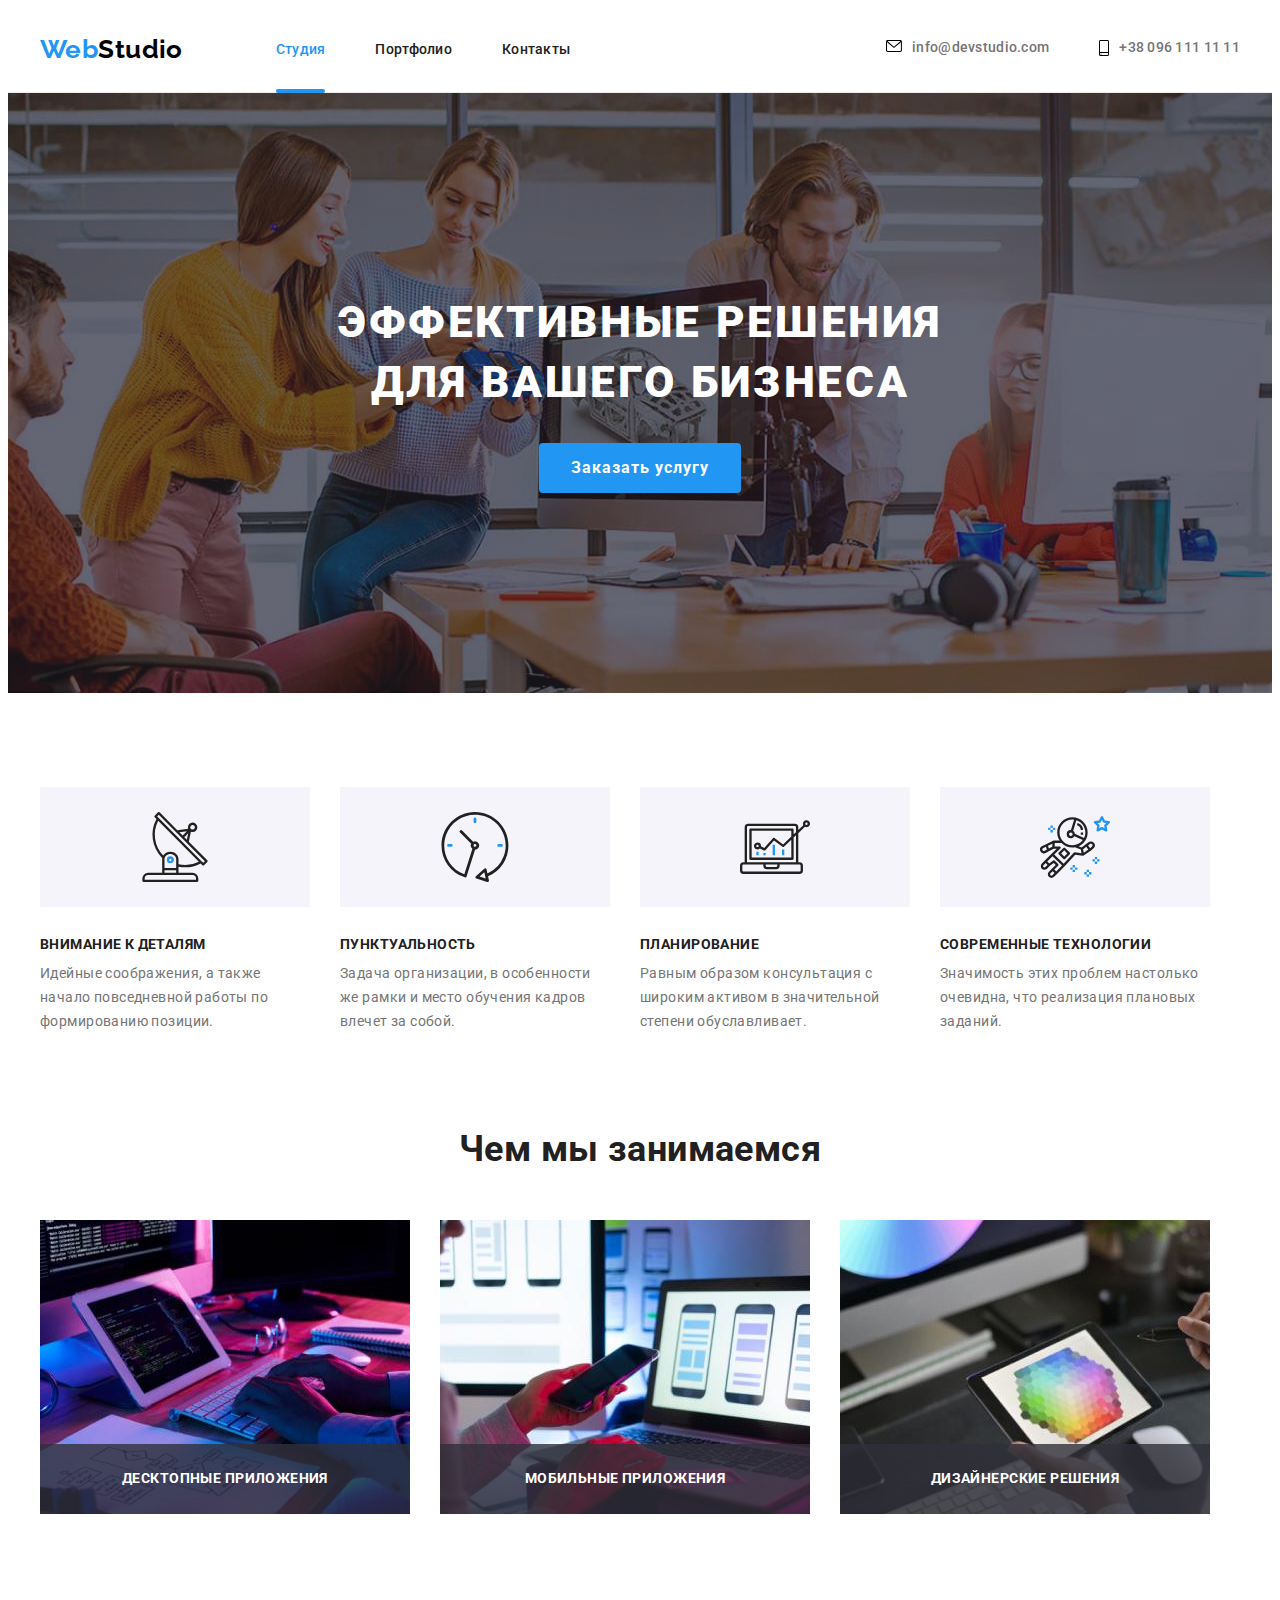
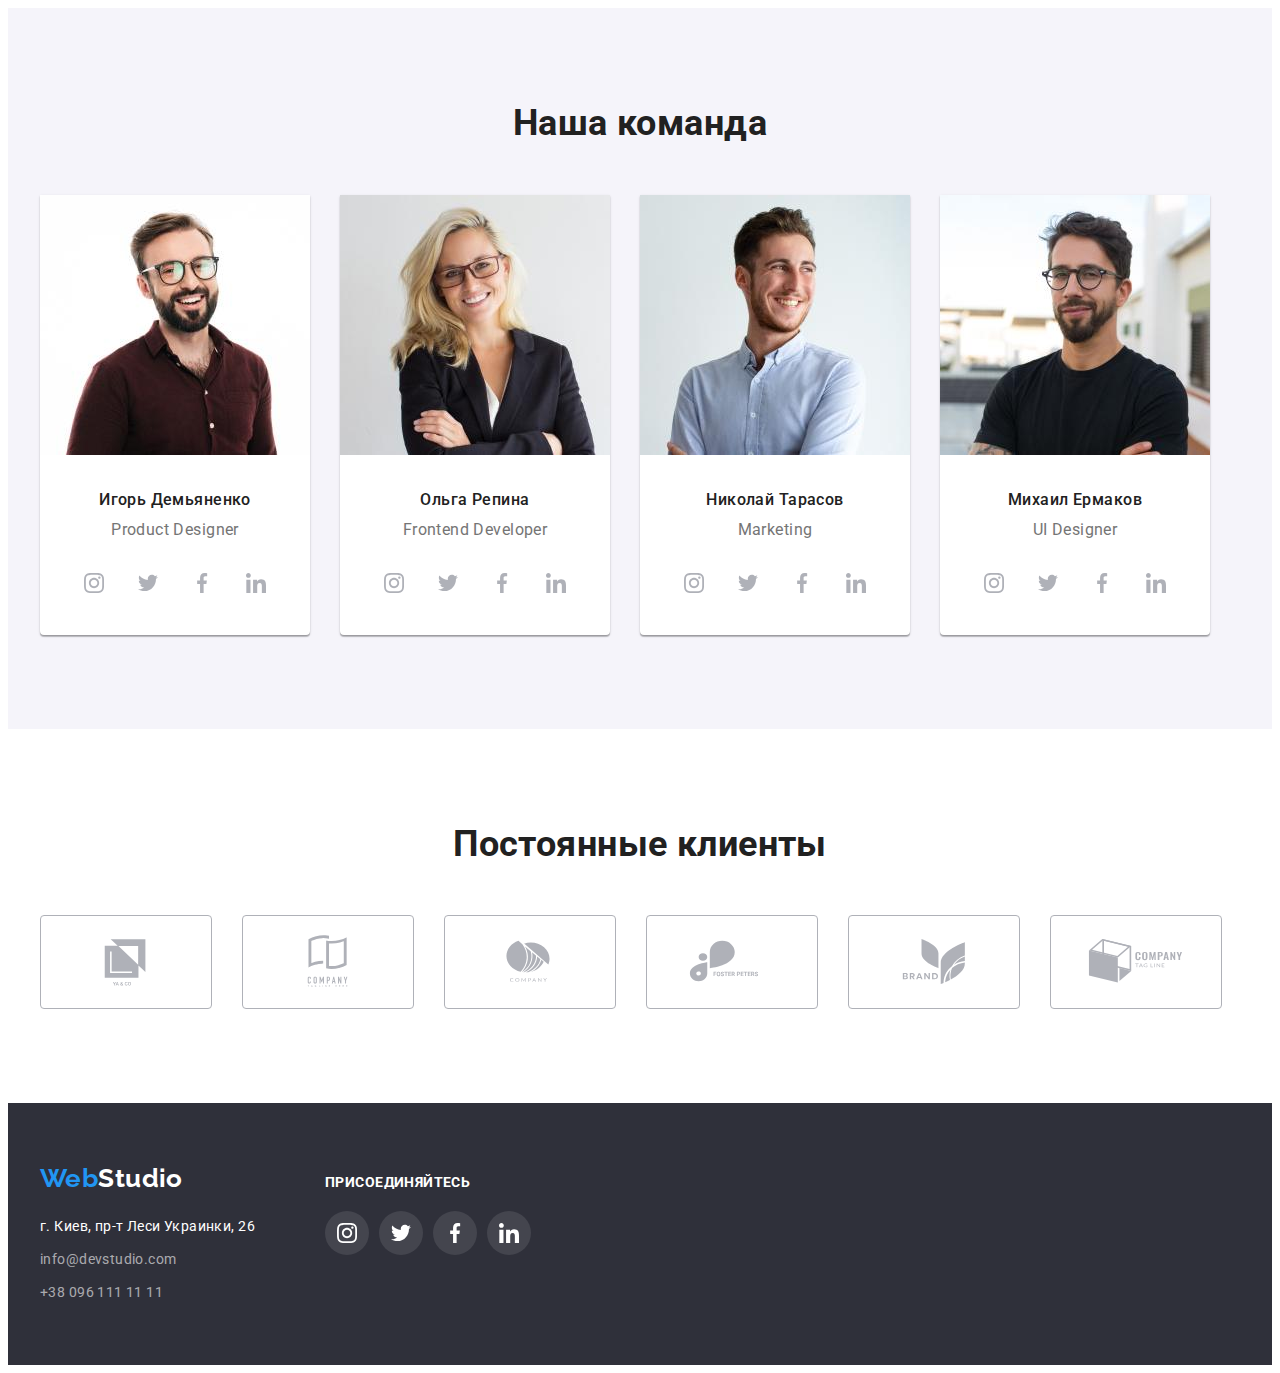
<file: index.html>
<!DOCTYPE html>
<html lang="ru">
<head>
    <meta charset="UTF-8">
    <meta http-equiv="X-UA-Compatible" content="IE=edge">
    <meta name="viewport" content="width=<device-width>, initial-scale=1.0">
    <title>WebStudio</title>
    <link rel="preconnect" href="https://fonts.googleapis.com">
    <link rel="preconnect" href="https://fonts.gstatic.com" crossorigin>
    <link href="https://fonts.googleapis.com/css2?family=Raleway:wght@700&family=Roboto:wght@400;500;700;900&display=swap"
        rel="stylesheet">
    <link rel="stylesheet" href="https://cdnjs.cloudflare.com/ajax/libs/modern-normalize/1.1.0/modern-normalize.min.css"
        integrity="sha512-wpPYUAdjBVSE4KJnH1VR1HeZfpl1ub8YT/NKx4PuQ5NmX2tKuGu6U/JRp5y+Y8XG2tV+wKQpNHVUX03MfMFn9Q=="
        crossorigin="anonymous" referrerpolicy="no-referrer" />
    <link rel="stylesheet" href="./css/styles.css">
</head>
<body>
    <header>
        <div class="container header-container">
            <nav class="navigation">
                <a href="./index.html" class="logo"><p lang="en"><span class="logo-text-blu">Web</span>Studio</p></a>
                <ul class="list-nav list">
                    <li class="nav-item"><a href="./index.html" class="link-nav link primary-link">Студия</a></li>
                    <li class="nav-item"><a href="./portfolio.html" class="link-nav link">Портфолио</a></li>
                    <li class="nav-item"><a href=""  class="link-nav link">Контакты</a></li>
                </ul>
            </nav>
            <ul class="list-nav list header-contacts">
                <li>
                    <a href="mailto:info@devstudio.com" class="contact link mail">
                        <svg class="mail-icon" width="16" height="12">
                            <use href="./images/symbol-defs.svg#icon-mail"></use>
                        </svg>
                        info@devstudio.com
                    </a>
                </li>
                <li>
                    <a href="tel:+380961111111" class="contact link tel">
                        <svg class="tel-icon" width="10" height="16">
                            <use href="./images/symbol-defs.svg#icon-telephone"></use>
                        </svg>
                        +38 096 111 11 11
                    </a>
                </li>
            </ul>
        </div>
    </header>
    <main>
        <section class="hero">
            <div class="hero-container">
            <h1 class="hero-title">Эффективные решения для вашего бизнеса</h1>
            <button type="button" class="hero-button" data-modal-open>Заказать услугу</button>
            </div>
        </section>
        <section class="advantage-section">
            <div class="container">
            <h2 hidden>Преимущества</h2>
            <ul class="list advantage">
                <li class="advantage-list">
                    <h3 class="advantage-title">Внимание к деталям</h3>
                    <p>Идейные соображения, а также начало повседневной работы по формированию позиции.</p>
                </li>
                <li class="advantage-list">
                    <h3 class="advantage-title">Пунктуальность</h3>
                    <p>Задача организации, в особенности же рамки и место обучения кадров влечет за собой.</p>
                </li>
                <li class="advantage-list">
                    <h3 class="advantage-title">Планирование</h3>
                    <p>Равным образом консультация с широким активом в значительной степени обуславливает.</p>
                </li>
                <li class="advantage-list">
                    <h3 class="advantage-title">Современные технологии</h3>
                    <p>Значимость этих проблем настолько очевидна, что реализация плановых заданий.</p>
                </li>
            </ul>
            </div>
        </section>
        <section class="services-section">
            <div class="container">
            <h2 class="section-title">Чем мы занимаемся</h2>
            <ul class="list services-list">
                <li class="services-item">
                    <h3 class="service-title">Десктопные приложения</h3>
                    <img src="./images/img-1.jpg" alt="Разработчик пишет код" width="370" height="294">
                </li>
                <li class="services-item">
                    <h3 class="service-title">Мобильные приложения</h3>
                    <img src="./images/img-2.jpg" alt="Разработчик на ноутбуке прототипирует мобильное приложение" width="370" height="294">
                </li>
                <li class="services-item">
                    <h3 class="service-title">Дизайнерские решения</h3>
                    <img src="./images/img-3.jpg" alt="Дизайнер на планшете подбирает цвет" width="370" height="294">
                </li>
            </ul>
            </div>
        </section>
        <section class="team-section">
            <div class="container">
            <h2 class="section-title">Наша команда</h2>
            <ul class="list team-list">
                <li class="team-items">
                    <img src="./images/team-img-1.jpg" alt="Разработчик 1" width="270" height="260">
                    <div class="team-text">
                        <h3 class="team-title">Игорь Демьяненко</h3>
                        <p lang="en" class="team-paragraf">Product Designer</p>
                        <ul class="team-socials-list list">
                            <li class="team-social-item">
                                <a href="" class="team-social-link link">
                                    <svg class="team-icon" width="20" height="20">
                                    <use href="./images/symbol-defs.svg#icon-instagram"></use>
                                    </svg>
                                </a>
                            </li>
                            <li class="team-social-item">
                                <a href="" class="team-social-link link">
                                    <svg class="team-icon" width="20" height="20">
                                        <use href="./images/symbol-defs.svg#icon-twitter"></use>
                                    </svg>
                                </a>
                            </li>
                            <li class="team-social-item">
                                <a href="" class="team-social-link link">
                                    <svg class="team-icon" width="20" height="20">
                                        <use href="./images/symbol-defs.svg#icon-facebook"></use>
                                    </svg>
                                </a>
                            </li>
                            <li class="team-social-item">
                                <a href="" class="team-social-link link">
                                    <svg class="team-icon" width="20" height="20">
                                        <use href="./images/symbol-defs.svg#icon-linkedin"></use>
                                    </svg>
                                </a>
                            </li>
                        </ul>
                    </div>
                </li>
                <li class="team-items">
                    <img src="./images/team-img-2.jpg" alt="Разработчик 2" width="270" height="260">
                    <div class="team-text">
                    <h3 class="team-title">Ольга Репина</h3>
                    <p lang="en" class="team-paragraf">Frontend Developer</p>
                    <ul class="team-socials-list list">
                        <li class="team-social-item">
                            <a href="" class="team-social-link link">
                                <svg class="team-icon" width="20" height="20">
                                    <use href="./images/symbol-defs.svg#icon-instagram"></use>
                                </svg>
                            </a>
                        </li>
                        <li class="team-social-item">
                            <a href="" class="team-social-link link">
                                <svg class="team-icon" width="20" height="20">
                                    <use href="./images/symbol-defs.svg#icon-twitter"></use>
                                </svg>
                            </a>
                        </li>
                        <li class="team-social-item">
                            <a href="" class="team-social-link link">
                                <svg class="team-icon" width="20" height="20">
                                    <use href="./images/symbol-defs.svg#icon-facebook"></use>
                                </svg>
                            </a>
                        </li>
                        <li class="team-social-item">
                            <a href="" class="team-social-link link">
                                <svg class="team-icon" width="20" height="20">
                                    <use href="./images/symbol-defs.svg#icon-linkedin"></use>
                                </svg>
                            </a>
                        </li>
                    </ul>
                    </div>
                </li>
                <li class="team-items">
                    <img src="./images/team-img-3.jpg" alt="Разработчик 3" width="270" height="260">
                    <div class="team-text">
                    <h3 class="team-title">Николай Тарасов</h3>
                    <p lang="en" class="team-paragraf">Marketing</p>
                    <ul class="team-socials-list list">
                        <li class="team-social-item">
                            <a href="" class="team-social-link link">
                                <svg class="team-icon" width="20" height="20">
                                    <use href="./images/symbol-defs.svg#icon-instagram"></use>
                                </svg>
                            </a>
                        </li>
                        <li class="team-social-item">
                            <a href="" class="team-social-link link">
                                <svg class="team-icon" width="20" height="20">
                                    <use href="./images/symbol-defs.svg#icon-twitter"></use>
                                </svg>
                            </a>
                        </li>
                        <li class="team-social-item">
                            <a href="" class="team-social-link link">
                                <svg class="team-icon" width="20" height="20">
                                    <use href="./images/symbol-defs.svg#icon-facebook"></use>
                                </svg>
                            </a>
                        </li>
                        <li class="team-social-item">
                            <a href="" class="team-social-link link">
                                <svg class="team-icon" width="20" height="20">
                                    <use href="./images/symbol-defs.svg#icon-linkedin"></use>
                                </svg>
                            </a>
                        </li>
                    </ul>
                    </div>
                </li>
                <li class="team-items">
                    <img src="./images/team-img-4.jpg" alt="Разработчик 4" width="270" height="260">
                    <div class="team-text">
                    <h3 class="team-title">Михаил Ермаков</h3>
                    <p lang="en" class="team-paragraf">UI Designer</p>
                    <ul class="team-socials-list list">
                        <li class="team-social-item">
                            <a href="" class="team-social-link link">
                                <svg class="team-icon" width="20" height="20">
                                    <use href="./images/symbol-defs.svg#icon-instagram"></use>
                                </svg>
                            </a>
                        </li>
                        <li class="team-social-item">
                            <a href="" class="team-social-link link">
                                <svg class="team-icon" width="20" height="20">
                                    <use href="./images/symbol-defs.svg#icon-twitter"></use>
                                </svg>
                            </a>
                        </li>
                        <li class="team-social-item">
                            <a href="" class="team-social-link link">
                                <svg class="team-icon" width="20" height="20">
                                    <use href="./images/symbol-defs.svg#icon-facebook"></use>
                                </svg>
                            </a>
                        </li>
                        <li class="team-social-item">
                            <a href="" class="team-social-link link">
                                <svg class="team-icon" width="20" height="20">
                                    <use href="./images/symbol-defs.svg#icon-linkedin"></use>
                                </svg>
                            </a>
                        </li>
                    </ul>
                    </div>
                </li>
            </ul>
            </div>
        </section>
        <section class="clients-section">
            <div class="container">
            <h2 class="section-title">Постоянные клиенты</h2>
            <ul class="list clients-list">
                <li class="client-item">
                    <a href="" class="link client-link">
                    <svg class="" width="106" height="60">
                        <use class="clients-icon" href="./images/symbol-defs.svg#icon-client-1">
                        </use>
                    </svg>
                    </a>
                </li>
                <li class="client-item">
                    <a href="" class="link client-link">
                        <svg class="" width="106" height="60">
                            <use class="clients-icon" href="./images/symbol-defs.svg#icon-client-2">
                            </use>
                        </svg>
                    </a>
                </li>
                <li class="client-item">
                    <a href="" class="link client-link">
                        <svg class="" width="106" height="60">
                            <use class="clients-icon" href="./images/symbol-defs.svg#icon-client-3">
                            </use>
                        </svg>
                    </a>
                </li>
                <li class="client-item">
                    <a href="" class="link client-link">
                        <svg class="" width="106" height="60">
                            <use class="clients-icon" href="./images/symbol-defs.svg#icon-client-4">
                            </use>
                        </svg>
                    </a>
                </li>
                <li class="client-item">
                    <a href="" class="link client-link">
                        <svg class="" width="106" height="60">
                            <use class="clients-icon" href="./images/symbol-defs.svg#icon-client-5">
                            </use>
                        </svg>
                    </a>
                </li>
                <li class="client-item">
                    <a href="" class="link client-link">
                        <svg class="" width="106" height="60">
                            <use class="clients-icon" href="./images/symbol-defs.svg#icon-client-6">
                            </use>
                        </svg>
                    </a>
                </li>
            </ul>
            </div>
        </section>
    </main>
    <footer class="footer">
        <div class="container footer-container">
        <div class="footer-address-container">
        <a href="./index.html" class="logo-footer"><span class="logo-text-blu">Web</span>Studio</a>
        <address>
            <ul class="list">
                <li class="footer-list">
                    <a href="https://goo.gl/maps/zLNUuuCCSBXQonxw8"
                    target="_blank"
                    rel="nooener noreferrer" class="map link"
                    >г. Киев, пр-т Леси Украинки, 26</a>
                </li>
                <li class="footer-list">
                    <a href="mailto:info@devstudio.com" class="contact-footer link">info@devstudio.com</a>
                </li>
                <li class="footer-list">
                    <a href="tel:+380961111111" class="contact-footer link">+38 096 111 11 11</a>
                </li>
            </ul>
        </address>
        </div>
        <div class="footer-social-container">
            <p class="footer-social-text">присоединяйтесь</p>
            <ul class="list footer-social-list">
                <li class="footer-social-item">
                    <a href="" class="link footer-social-link">
                        <svg class="footer-social-icon" width="20" height="20">
                            <use href="./images/symbol-defs.svg#icon-instagram">
                            </use>
                        </svg>
                    </a>
                </li>
                <li class="footer-social-item">
                    <a href="" class="link footer-social-link">
                        <svg class="footer-social-icon" width="20" height="20">
                            <use href="./images/symbol-defs.svg#icon-twitter">
                            </use>
                        </svg>
                    </a>
                </li>
                <li class="footer-social-item">
                    <a href="" class="link footer-social-link">
                        <svg class="footer-social-icon" width="20" height="20">
                            <use href="./images/symbol-defs.svg#icon-facebook">
                            </use>
                        </svg>
                    </a>
                </li>
                <li class="footer-social-item">
                    <a href="" class="link footer-social-link">
                        <svg class="footer-social-icon" width="20" height="20">
                            <use href="./images/symbol-defs.svg#icon-linkedin">
                            </use>
                        </svg>
                    </a>
                </li>
            </ul>
        </div>
        </div>
    </footer>
    <div class="backdrop is-hidden" data-modal>
        <div class="modal">
            <button type="button" class="modal-close" data-modal-close>
                <svg class="modal-icon-close" width="11" height="11">
                    <use href="./images/symbol-defs.svg#icon-vector"></use>
                </svg>
            </button>
        </div>
    </div>
    <script src="./js/modal.js"></script>
</body>
</html>
</file>
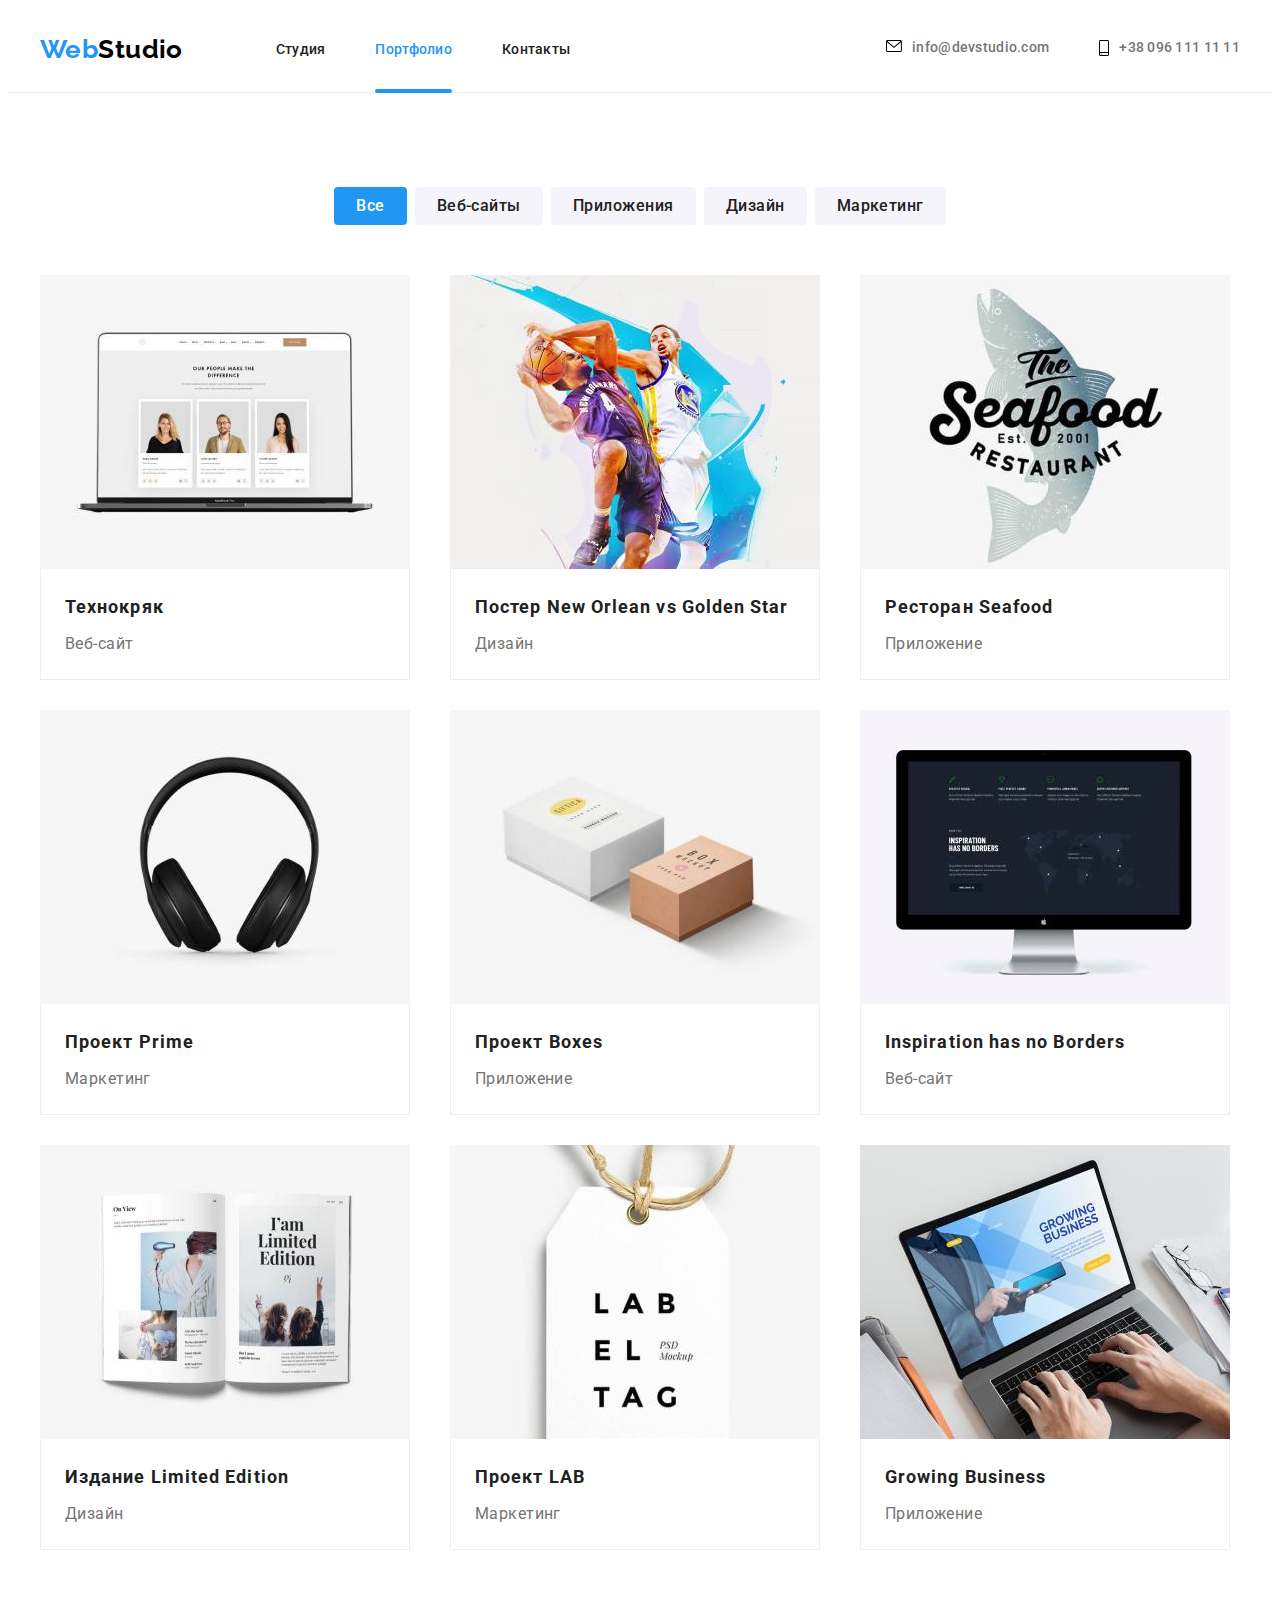
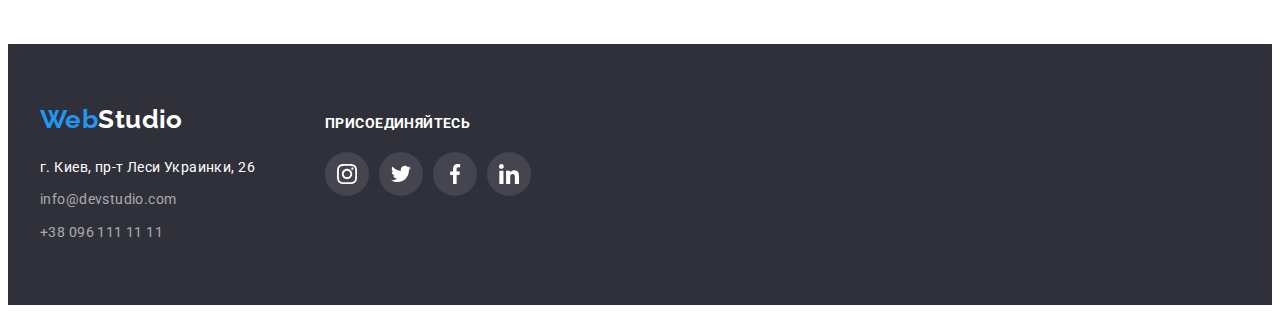
<file: portfolio.html>
<!DOCTYPE html>
<html lang="ru">

<head>
<meta charset="UTF-8">
<meta http-equiv="X-UA-Compatible" content="IE=edge">
<meta name="viewport" content="width=<device-width>, initial-scale=1.0">
<title>WebStudio</title>
<link rel="preconnect" href="https://fonts.googleapis.com">
<link rel="preconnect" href="https://fonts.gstatic.com" crossorigin>
<link href="https://fonts.googleapis.com/css2?family=Raleway:wght@700&family=Roboto:wght@400;500;700;900&display=swap"
    rel="stylesheet">
<link rel="stylesheet" href="https://cdnjs.cloudflare.com/ajax/libs/modern-normalize/1.1.0/modern-normalize.min.css"
    integrity="sha512-wpPYUAdjBVSE4KJnH1VR1HeZfpl1ub8YT/NKx4PuQ5NmX2tKuGu6U/JRp5y+Y8XG2tV+wKQpNHVUX03MfMFn9Q=="
    crossorigin="anonymous" referrerpolicy="no-referrer" />
<link rel="stylesheet" href="./css/styles.css">
</head>

<body>
<header>
    <div class="container header-container">
        <nav class="navigation">
            <a href="./index.html" class="logo">
                <p lang="en"><span class="logo-text-blu">Web</span>Studio</p>
            </a>
            <ul class="list-nav list">
                <li class="nav-item"><a href="./index.html" class="link-nav link">Студия</a></li>
                <li class="nav-item"><a href="./portfolio.html" class="link-nav link primary-link">Портфолио</a></li>
                <li class="nav-item"><a href="" class="link-nav link">Контакты</a></li>
            </ul>
        </nav>
        <ul class="list-nav list header-contacts">
            <li>
                <a href="mailto:info@devstudio.com" class="contact link mail">
                    <svg class="mail-icon" width="16" height="12">
                        <use href="./images/symbol-defs.svg#icon-mail"></use>
                    </svg>
                    info@devstudio.com
                </a>
            </li>
            <li>
                <a href="tel:+380961111111" class="contact link tel">
                    <svg class="tel-icon" width="10" height="16">
                        <use href="./images/symbol-defs.svg#icon-telephone"></use>
                    </svg>
                    +38 096 111 11 11
                </a>
            </li>
        </ul>
    </div>
</header>
    <main>
        <section class="portfolio-section">
        <div class="container">
            <h1 hidden>Портфолио</h1>
            <ul class="list button-list">
                <li>
                    <button type="button" class=" button primary-button">Все</button>
                </li>
                <li>
                    <button type="button" class="button">Веб-сайты</button>
                </li>
                <li>
                    <button type="button" class="button">Приложения</button>
                </li>
                <li>
                    <button type="button" class="button">Дизайн</button>
                </li>
                <li>
                    <button type="button" class="button last-child">Маркетинг</button>
                </li>
            </ul>
            <ul class="list card-list">
                <li class="card-items">
                    <a href="" class="link card-link">
                    <div class="top-card">
                    <img src="./images/img-portfolio-1.jpg" alt="Ноутбук с изображением команды" width="370" height="294">
                    <p class="card-top-text">Технокряк это современная площадка распространения коронавируса. Компании используют эту платформу для цифрового шпионажа и атак на защищённые сервера конкурентов.</p>
                    </div>
                    <div class="card-text">
                    <h2 class="portfolio-title">Технокряк</h2>
                    <p class="portfolio-text">Веб-сайт</p>
                    </div>
                    </a>
                </li>
                <li class="card-items">
                    <a href="" class="link card-link">
                    <div class="top-card">
                    <img src="./images/img-portfolio-2.jpg" alt="Игра в баскетбол" width="370" height="294">
                    <p class="card-top-text">Технокряк это современная площадка распространения коронавируса. Компании используют эту платформу для цифрового шпионажа и атак на защищённые сервера конкурентов.</p>
                    </div>
                    <div class="card-text">
                    <h2 class="portfolio-title">Постер New Orlean vs Golden Star</h2>
                    <p class="portfolio-text">Дизайн</p>
                    </div>
                    </a>
                </li>
                <li class="card-items">
                    <a href="" class="link card-link">
                    <div class="top-card">
                    <img src="./images/img-portfolio-3.jpg" alt="Лого ресторана на фоне рыбы" width="370" height="294">
                    <p class="card-top-text">Технокряк это современная площадка распространения коронавируса. Компании используют эту платформу для цифрового шпионажа и атак на защищённые сервера конкурентов.</p>
                    </div>
                    <div class="card-text">
                    <h2 class="portfolio-title">Ресторан Seafood</h2>
                    <p class="portfolio-text">Приложение</p>
                    </div>
                    </a>
                </li>
                <li class="card-items">
                    <a href="" class="link card-link">
                    <div class="top-card">
                    <img src="./images/img-portfolio-4.jpg" alt="Черные наушники" width="370" height="294">
                    <p class="card-top-text">Технокряк это современная площадка распространения коронавируса. Компании используют эту платформу для цифрового шпионажа и атак на защищённые сервера конкурентов.</p>
                    </div>
                    <div class="card-text">
                    <h2 class="portfolio-title">Проект Prime</h2>
                    <p class="portfolio-text">Маркетинг</p>
                    </div>
                    </a>
                </li>
                <li class="card-items">
                    <a href="" class="link card-link">
                    <div class="top-card">
                    <img src="./images/img-portfolio-5.jpg" alt="Белая коробка и бежевая" width="370" height="294">
                    <p class="card-top-text">Технокряк это современная площадка распространения коронавируса. Компании используют эту платформу для цифрового шпионажа и атак на защищённые сервера конкурентов.</p>
                    </div>
                    <div class="card-text">
                    <h2 class="portfolio-title">Проект Boxes</h2>
                    <p class="portfolio-text">Приложение</p>
                    </div>
                    </a>
                </li>
                <li class="card-items">
                    <a href="" class="link card-link">
                    <div class="top-card">
                    <img src="./images/img-portfolio-6.jpg" alt="Монитор с изображением сайта" width="370" height="294">
                    <p class="card-top-text">Технокряк это современная площадка распространения коронавируса. Компании используют эту платформу для цифрового шпионажа и атак на защищённые сервера конкурентов.</p>
                    </div>
                    <div class="card-text">
                    <h2 class="portfolio-title">Inspiration has no Borders</h2>
                    <p class="portfolio-text">Веб-сайт</p>
                    </div>
                    </a>
                </li>
                <li class="card-items">
                    <a href="" class="link card-link">
                    <div class="top-card">
                    <img src="./images/img-portfolio-7.jpg" alt="Разворот журнала" width="370" height="294">
                    <p class="card-top-text">Технокряк это современная площадка распространения коронавируса. Компании используют эту платформу для цифрового шпионажа и атак на защищённые сервера конкурентов.</p>
                    </div>
                    <div class="card-text">
                    <h2 class="portfolio-title">Издание Limited Edition</h2>
                    <p class="portfolio-text">Дизайн</p>
                    </div>
                    </a>
                </li>
                <li class="card-items">
                    <a href="" class="link card-link">
                    <div class="top-card">
                    <img src="./images/img-portfolio-8-1.jpg" alt="Белая бирка на шнурке с надписью" width="370" height="294">
                    <p class="card-top-text">Технокряк это современная площадка распространения коронавируса. Компании используют эту платформу для цифрового шпионажа и атак на защищённые сервера конкурентов.</p>
                    </div>
                    <div class="card-text">
                    <h2 class="portfolio-title">Проект LAB</h2>
                    <p class="portfolio-text">Маркетинг</p>
                    </div>
                    </a>
                </li>
                <li class="card-items">
                    <a href="" class="link card-link">
                    <div class="top-card">
                    <img src="./images/img-portfolio-9.jpg" alt="Разработчик на ноутбуке делает приложение" width="370" height="294">
                    <p class="card-top-text">Технокряк это современная площадка распространения коронавируса. Компании используют эту платформу для цифрового шпионажа и атак на защищённые сервера конкурентов.</p>
                    </div>
                    <div class="card-text">
                    <h2 class="portfolio-title">Growing Business</h2>
                    <p class="portfolio-text">Приложение</p>
                    </div>
                    </a>
                </li>
            </ul>
        </div>
        </section>
    </main>
<footer class="footer">
    <div class="container footer-container">
        <div class="footer-address-container">
            <a href="./index.html" class="logo-footer"><span class="logo-text-blu">Web</span>Studio</a>
            <address>
                <ul class="list">
                    <li class="footer-list">
                        <a href="https://goo.gl/maps/zLNUuuCCSBXQonxw8" target="_blank" rel="nooener noreferrer"
                            class="map link">г. Киев, пр-т Леси Украинки, 26</a>
                    </li>
                    <li class="footer-list">
                        <a href="mailto:info@devstudio.com" class="contact-footer link">info@devstudio.com</a>
                    </li>
                    <li class="footer-list">
                        <a href="tel:+380961111111" class="contact-footer link">+38 096 111 11 11</a>
                    </li>
                </ul>
            </address>
        </div>
        <div class="footer-social-container">
            <p class="footer-social-text">присоединяйтесь</p>
            <ul class="list footer-social-list">
                <li class="footer-social-item">
                    <a href="" class="link footer-social-link">
                        <svg class="footer-social-icon" width="20" height="20">
                            <use href="./images/symbol-defs.svg#icon-instagram">
                            </use>
                        </svg>
                    </a>
                </li>
                <li class="footer-social-item">
                    <a href="" class="link footer-social-link">
                        <svg class="footer-social-icon" width="20" height="20">
                            <use href="./images/symbol-defs.svg#icon-twitter">
                            </use>
                        </svg>
                    </a>
                </li>
                <li class="footer-social-item">
                    <a href="" class="link footer-social-link">
                        <svg class="footer-social-icon" width="20" height="20">
                            <use href="./images/symbol-defs.svg#icon-facebook">
                            </use>
                        </svg>
                    </a>
                </li>
                <li class="footer-social-item">
                    <a href="" class="link footer-social-link">
                        <svg class="footer-social-icon" width="20" height="20">
                            <use href="./images/symbol-defs.svg#icon-linkedin">
                            </use>
                        </svg>
                    </a>
                </li>
            </ul>
        </div>
    </div>
</footer>
</body>

</html>
</file>
<file: css/styles.css>
/*main black #757575
second black #212121
third black #000000
main white #ffffff
second white rgba(255, 255, 255, 0.6)
active blu #2196F3
back-ground white #ffffff
back-ground black #2F303A
back-ground grey #F5F4FA */

:root {
  --active-blu: #2196f3;
  --main-black: #757575;
  --second-black: #212121;
  --main-white: #ffffff;
  --back-ground-black: #2f303a;
  --back-ground-grey: #f5f4fa;
}

p,
h1,
h2,
h3,
h4,
h5,
h6 {
  margin: 0;
}

ul {
  margin: 0;
  padding: 0;
}

button {
  cursor: pointer;
}

.container {
  width: 1200px;
  padding-left: 15px;
  padding-right: 15px;
  margin-left: auto;
  margin-right: auto;
}

body {
  font-family: "Roboto", sans-serif;
  font-weight: 400;
  font-size: 14px;
  line-height: 1.71;
  letter-spacing: 0.03em;
  background-color: var(--main-white);
  color: var(--main-black);
}

.list {
  list-style: none;
}

.link {
  text-decoration: none;
}

/* logo */

.logo {
  text-decoration: none;
  color: #000000;
  font-family: "Raleway", sans-serif;
  font-weight: 700;
  font-size: 26px;
  line-height: 1.19;
  margin-right: 93px;
  padding-bottom: 25px;
  padding-top: 24px;
}

.logo-text-blu {
  color: var(--active-blu);
}

/* site navigation*/

.link:hover,
.link:focus {
  color: var(--active-blu);
}

.navigation {
  display: flex;
  align-items: center;
}

header {
  border-bottom: 1px solid #ececec;
}

.header-container {
  display: flex;
  align-items: center;
}

img {
  display: block;
  max-width: 100%;
  max-height: auto;
}

.list-nav {
  font-weight: 500;
  line-height: 1.14;
  letter-spacing: 0.02em;
  display: flex;
  padding: 32px 0;
}

.nav-item:not(:last-child) {
  margin-right: 50px;
}

.link-nav {
  color: var(--second-black);
  position: relative;
  transition: color 250ms cubic-bezier(0.4, 0, 0.2, 1);
}

.header-contacts {
  margin-left: auto;
}

.contact {
  color: var(--main-black);
  display: inline-flex;
  transition: color 250ms cubic-bezier(0.4, 0, 0.2, 1);
}

.tel {
  margin-left: 50px;
  align-items: center;
}

.mail-icon {
  margin-right: 10px;
}

.mail:hover .mail-icon,
.mail:focus .mail-icon {
  fill: var(--active-blu);
  transition: fill 250ms cubic-bezier(0.4, 0, 0.2, 1);
}

.tel-icon {
  margin-right: 10px;
}

.tel:hover .tel-icon,
.tel:focus .tel-icon {
  fill: var(--active-blu);
  transition: fill 250ms cubic-bezier(0.4, 0, 0.2, 1);
}

.primary-link {
  color: var(--active-blu);
}

.primary-link::after {
  content: "";
  width: 100%;
  height: 4px;
  background-color: var(--active-blu);
  display: block;
  border-radius: 2px;
  position: absolute;
  margin-top: 31px;
}

/* hero */

.hero {
  background-color: var(--back-ground-black);
  background-image: linear-gradient(
      rgba(47, 48, 58, 0.4),
      rgba(47, 48, 58, 0.4)
    ),
    url(../images/img-bg.jpg);
  background-repeat: no-repeat;
  background-position: center;
  background-size: 1600px;
}

.hero-container {
  padding-top: 200px;
  padding-bottom: 200px;
}

.hero-title {
  text-transform: uppercase;
  font-weight: 900;
  font-size: 44px;
  line-height: 1.36;
  letter-spacing: 0.06em;
  color: var(--main-white);
  text-align: center;
  width: 696px;
  margin-right: auto;
  margin-left: auto;
}

/* section */

.section-title {
  font-weight: 700;
  font-size: 36px;
  line-height: 1.17;
  text-align: center;
  color: var(--second-black);
  margin-bottom: 50px;
}

/* advantage-ssection */

.advantage-section {
  padding: 94px 0;
}

.advantage {
  display: flex;
}

.advantage-list {
  margin-right: 30px;
  width: 270px;
}

.advantage-list::before {
  content: "";
  height: 120px;
  display: block;
  background-color: #f5f4fa;
  margin-bottom: 30px;
  background-repeat: no-repeat;
  background-position: center;
}

.advantage-list:nth-child(1)::before {
  background-image: url(../images/antenna.svg);
}

.advantage-list:nth-child(2)::before {
  background-image: url(../images/clock.svg);
}

.advantage-list:nth-child(3)::before {
  background-image: url(../images/diagram.svg);
}

.advantage-list:nth-child(4)::before {
  background-image: url(../images/astronaut.svg);
}

.advantage-title {
  text-transform: uppercase;
  font-size: 14px;
  font-weight: 700;
  line-height: 1.14;
  color: var(--second-black);
  width: 270px;
  margin-bottom: 10px;
}

/* services-section */

.services-section {
  padding-bottom: 94px;
}

.services-list {
  display: flex;
}

.services-item {
  position: relative;
}

.services-item:not(:last-child) {
  margin-right: 30px;
}

.service-title {
  font-weight: 700;
  font-size: 14px;
  line-height: 1.14;
  text-align: center;
  letter-spacing: 0.03em;
  text-transform: uppercase;
  color: var(--main-white);
  background-color: rgba(47, 48, 58, 0.8);

  padding-top: 27px;
  padding-bottom: 27px;
  position: absolute;
  width: 100%;
  bottom: 0;
}

/* team-section */

.team-section {
  background-color: var(--back-ground-grey);
  padding: 94px 0;
}

.team-list {
  display: flex;
}

.team-items {
  background-color: var(--main-white);
  border-radius: 0 0 4px 4px;
  box-shadow: 0px 1px 3px rgba(0, 0, 0, 0.12), 0px 1px 1px rgba(0, 0, 0, 0.14),
    0px 2px 1px rgba(0, 0, 0, 0.2);
}

.team-items:not(:last-child) {
  margin-right: 30px;
}

.team-text {
  padding: 30px 0;
}

.team-title {
  font-weight: 500;
  font-size: 16px;
  line-height: 1.9;
  color: var(--second-black);
  text-align: center;
}

.team-paragraf {
  font-size: 16px;
  line-height: 1.9;
  text-align: center;
}

.team-social-item {
  width: 44px;
  height: 44px;
}

.team-social-item:not(:last-child) {
  margin-right: 10px;
}

.team-socials-list {
  display: flex;
  justify-content: center;
  margin-top: 16px;
}

.team-social-link {
  background-color: var(--main-white);
  width: 100%;
  height: 100%;
  display: flex;
  border-radius: 50%;
  fill: #afb1b8;
  justify-content: center;
  align-items: center;
  transition: fill 250ms cubic-bezier(0.4, 0, 0.2, 1),
    background-color 250ms cubic-bezier(0.4, 0, 0.2, 1);
}

.team-social-link:hover,
.team-social-link:focus {
  fill: #ffffff;
  background-color: var(--active-blu);
}

/* clients-section*/

.clients-section {
  padding: 94px 0;
}

.clients-list {
  display: flex;
}

.client-link {
  display: flex;
  width: 170px;
  height: 92px;
  border: 1px solid #afb1b8;
  border-radius: 4px;
  align-items: center;
  justify-content: center;
  transition: border-color 250ms cubic-bezier(0.4, 0, 0.2, 1);
}

.client-item {
  margin-right: 30px;
}

.client-link:hover,
.client-link:focus {
  border: 1px solid var(--active-blu);
}

.client-link:hover .clients-icon,
.client-link:focus .clients-icon {
  fill: var(--active-blu);
}

.clients-icon {
  fill: #afb1b8;
  transition: fill 250ms cubic-bezier(0.4, 0, 0.2, 1);
}

/* footer*/

.footer {
  background-color: var(--back-ground-black);
  padding-top: 60px;
  padding-bottom: 60px;
}

.logo-footer {
  text-decoration: none;
  font-family: "Raleway", sans-serif;
  font-weight: 700;
  font-size: 26px;
  line-height: 1.19;
  color: var(--main-white);
}

.footer-list {
  margin-top: 20px;
}

.footer-list:not(:first-child) {
  margin-top: 9px;
}

.map {
  font-style: normal;
  color: var(--main-white);
  transition: color 250ms cubic-bezier(0.4, 0, 0.2, 1);
}

.contact-footer {
  font-style: normal;
  color: rgba(255, 255, 255, 0.6);
  transition: color 250ms cubic-bezier(0.4, 0, 0.2, 1);
}

.footer-container {
  display: flex;
  align-items: baseline;
}

.footer-address-container {
  margin-right: 70px;
}

.footer-social-container {
  display: inline-block;
}

.footer-social-text {
  font-weight: 700;
  font-size: 14px;
  line-height: 1.14;
  letter-spacing: 0.03em;
  text-transform: uppercase;
  color: var(--main-white);
  margin-bottom: 20px;
}

.footer-social-item {
  width: 44px;
  height: 44px;
}

.footer-social-item:not(:last-child) {
  margin-right: 10px;
}

.footer-social-list {
  display: flex;
  justify-content: center;
}

.footer-social-link {
  background-color: rgba(255, 255, 255, 0.1);
  width: 100%;
  height: 100%;
  display: flex;
  border-radius: 50%;
  justify-content: center;
  align-items: center;
  transition: background-color 250ms cubic-bezier(0.4, 0, 0.2, 1);
}

.footer-social-link:hover,
.footer-social-link:focus {
  fill: #ffffff;
  background-color: var(--active-blu);
}

.footer-social-icon {
  fill: var(--main-white);
}

/* buttons */

.hero-button {
  font-family: "Roboto", sans-serif;
  font-style: normal;
  font-weight: 700;
  font-size: 16px;
  line-height: 1.87;
  display: block;
  text-align: center;
  letter-spacing: 0.06em;
  cursor: pointer;
  color: var(--main-white);
  background-color: var(--active-blu);
  margin: 30px auto 0 auto;
  padding: 10px 32px;
  border-radius: 4px;
  border: 0;
}

.button {
  font-family: "Roboto", sans-serif;
  font-style: normal;
  font-weight: 500;
  font-size: 16px;
  line-height: 1.62;
  text-align: center;
  letter-spacing: 0.03em;
  color: var(--second-black);
  background-color: var(--back-ground-grey);
  border: 0;
  border-radius: 4px;
  padding: 6px 22px;
  margin-right: 8px;
  transition: color 250ms cubic-bezier(0.4, 0, 0.2, 1),
    background-color 250ms cubic-bezier(0.4, 0, 0.2, 1),
    box-shadow 250ms cubic-bezier(0.4, 0, 0.2, 1);
}

.last-child {
  margin-right: 0px;
}

.primary-button {
  color: var(--main-white);
  background-color: var(--active-blu);
}

.button:hover,
.button:focus {
  background-color: var(--active-blu);
  color: var(--main-white);
  box-shadow: 0px 3px 1px rgba(0, 0, 0, 0.1), 0px 1px 2px rgba(0, 0, 0, 0.08),
    0px 2px 2px rgba(0, 0, 0, 0.12);

  /* transition: color 250ms cubic-bezier(0.4, 0, 0.2, 1),
    background-color 250ms cubic-bezier(0.4, 0, 0.2, 1),
    box-shadow 250ms cubic-bezier(0.4, 0, 0.2, 1); */
}

/* portfolio*/

.portfolio-section {
  padding-top: 94px;
  padding-bottom: 94px;
}

.button-list {
  display: flex;
  justify-content: center;
  padding-bottom: 50px;
}

.portfolio-title {
  font-weight: 700;
  font-size: 18px;
  line-height: 2;
  letter-spacing: 0.06em;
  color: var(--second-black);
  margin-bottom: 4px;
}

.card-list {
  display: flex;
  flex-wrap: wrap;
  margin-left: -30px;
  margin-top: -30px;
}

.card-link {
  display: inline-block;
}

.card-link:hover,
.card-link:focus {
  box-shadow: 0px 1px 1px rgba(0, 0, 0, 0.12), 0px 4px 4px rgba(0, 0, 0, 0.06),
    1px 4px 6px rgba(0, 0, 0, 0.16);
  transition: box-shadow 250ms cubic-bezier(0.4, 0, 0.2, 1);
}

.card-items {
  margin-left: 30px;
  margin-top: 30px;
  flex-basis: calc(100% / 3 - 30px);
}

.card-link:hover .card-top-text,
.card-link:focus .card-top-text {
  transform: translateY(0);
}

.card-text {
  padding: 20px 24px;
  border: 1px solid #eeeeee;
  border-top: 0;
}

.portfolio-text {
  font-size: 16px;
  line-height: 1.87;
  color: var(--main-black);
}

.top-card {
  position: relative;
  overflow: hidden;
}

.card-top-text {
  font-weight: 400;
  font-size: 18px;
  line-height: 1.56;
  letter-spacing: 0.03em;
  color: var(--main-white);
  background-color: rgba(33, 150, 243, 0.9);
  text-align: left;
  display: block;
  height: 100%;
  top: 0;
  left: 0;
  padding: 63px 24px;
  position: absolute;
  transform: translateY(100%);
  transition: transform 250ms cubic-bezier(0.4, 0, 0.2, 1);
}

/* modal view*/

.backdrop {
  height: 100vh;
  width: 100vw;
  background-color: rgba(0, 0, 0, 0.2);
  position: fixed;
  top: 0;
  transition: opacity 250ms cubic-bezier(0.4, 0, 0.2, 1),
    visibility 250ms cubic-bezier(0.4, 0, 0.2, 1);
}

.backdrop.is-hidden .modal {
  transform: rotate(90deg);
  transition: transform 500ms cubic-bezier(0.4, 0, 0.2, 1);
}

.modal {
  width: 528px;
  min-height: 581px;
  background-color: #ffffff;
  box-shadow: 0px 1px 3px rgba(0, 0, 0, 0.12), 0px 1px 1px rgba(0, 0, 0, 0.14),
    0px 2px 1px rgba(0, 0, 0, 0.2);
  border-radius: 4px;
  position: absolute;
  top: 50%;
  left: 50%;
  transform: rotate(90deg);
  transform: translate(-50%, -50%);
  transition: transform 500ms cubic-bezier(0.4, 0, 0.2, 1);
}

.modal-close {
  width: 30px;
  height: 30px;
  background-color: transparent;
  border: 1px solid hsla(0, 0%, 0%, 0.1);
  border-radius: 50%;
  position: absolute;
  top: 8px;
  right: 8px;
  display: flex;
  align-items: center;
  justify-content: center;
}

.is-hidden {
  visibility: hidden;
  opacity: 0;
  pointer-events: none;
}
</file>
